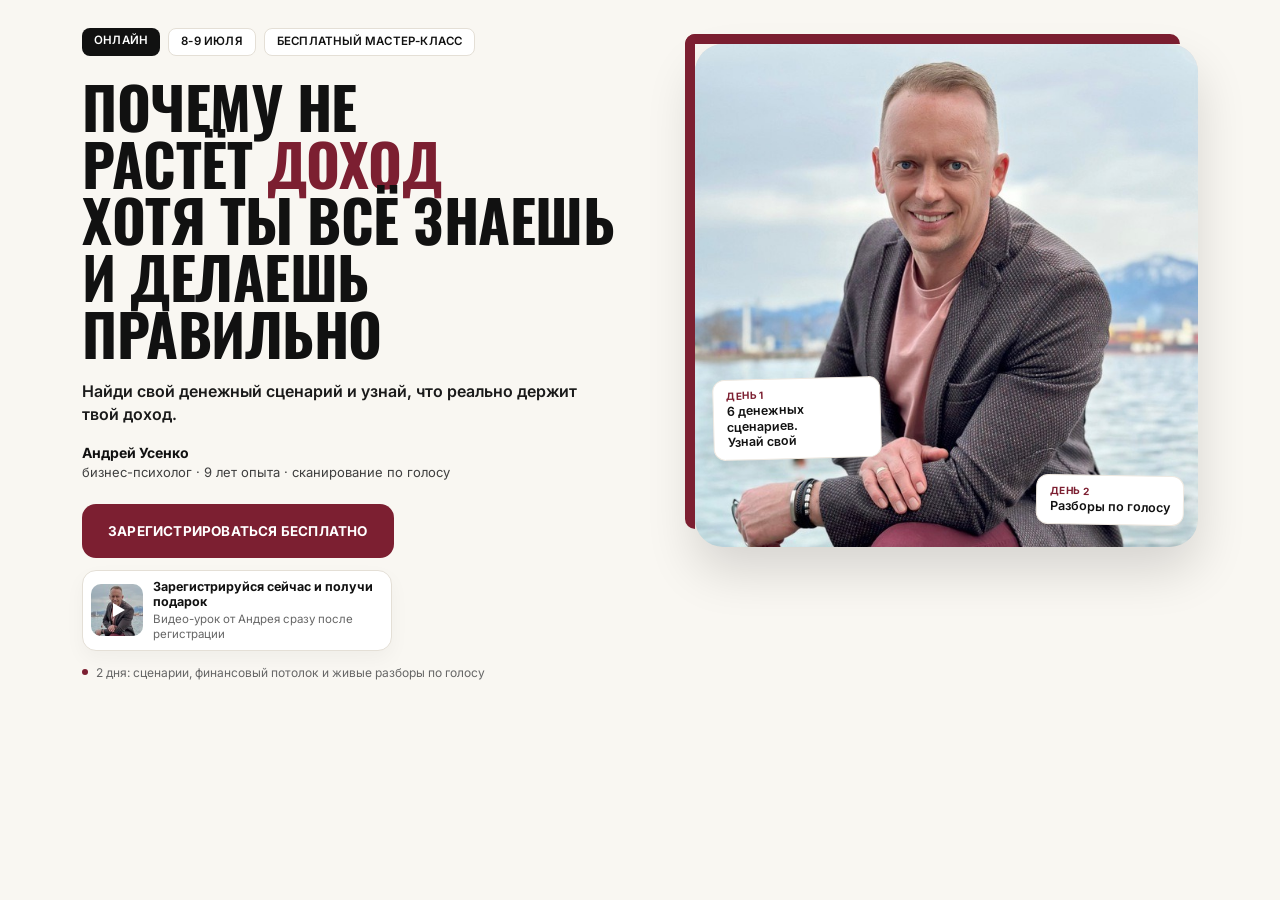
<file: index.html>
<!DOCTYPE html>
<html lang="ru">
<head>
  <meta charset="UTF-8">
  <meta name="viewport" content="width=device-width, initial-scale=1.0">
  <title>Почему не растёт доход • Бесплатный мастер-класс</title>
  <link rel="stylesheet" href="./static/css/style.css">
</head>
<body>
  <main class="page">
    <div class="layout">
      <section class="content-col">
        <div class="badges">
          <span class="badge badge-dark">ОНЛАЙН</span>
          <span class="badge badge-light">8-9 ИЮЛЯ</span>
          <span class="badge badge-light">БЕСПЛАТНЫЙ МАСТЕР-КЛАСС</span>
        </div>

        <h1 class="headline">
          ПОЧЕМУ НЕ<br>
          РАСТЁТ <span class="accent">ДОХОД</span><br>
          ХОТЯ ТЫ ВСЁ ЗНАЕШЬ<br>
          И ДЕЛАЕШЬ ПРАВИЛЬНО
        </h1>

        <p class="subtitle">
          Найди свой денежный сценарий и узнай, что реально держит твой доход.
        </p>

        <div class="author">
          <div class="author-name">Андрей Усенко</div>
          <div class="author-meta">бизнес-психолог · 9 лет опыта · сканирование по голосу</div>
        </div>

        <div class="cta-row">
          <a href="#" id="cta-register" class="btn-register">ЗАРЕГИСТРИРОВАТЬСЯ БЕСПЛАТНО</a>

          <a href="#" id="cta-gift" class="gift-card">
            <div class="gift-thumb">
              <img src="./static/images/andrey-thumb.jpg" alt="Видео от Андрея">
              <span class="play" aria-hidden="true"></span>
            </div>
            <div>
              <div class="gift-text-title">Зарегистрируйся сейчас и получи подарок</div>
              <div class="gift-text-sub">Видео-урок от Андрея сразу после регистрации</div>
            </div>
          </a>
        </div>

        <div class="note">
          <span class="note-dot"></span>
          <span>2 дня: сценарии, финансовый потолок и живые разборы по голосу</span>
        </div>
      </section>

      <section class="photo-col">
        <div class="photo-accent">
          <div class="photo-frame">
            <img src="./static/images/andrey.jpg" alt="Андрей Усенко">
            <div class="day-badge day-1">
              <div class="label">ДЕНЬ 1</div>
              <div class="text">6 денежных сценариев.<br>Узнай свой</div>
            </div>
            <div class="day-badge day-2">
              <div class="label">ДЕНЬ 2</div>
              <div class="text">Разборы по голосу</div>
            </div>
          </div>
        </div>
      </section>
    </div>
  </main>
</body>
</html>
</file>
<file: static/css/style.css>
@import url('https://fonts.googleapis.com/css2?family=Inter:wght@400;500;600;700&family=Oswald:wght@500;600;700&display=swap');

:root {
  --bg: #f9f7f2;
  --text: #111111;
  --muted: #4a4a4a;
  --red: #7c1f31;
  --red-hover: #651828;
  --border: #e4dfd6;
  --white: #ffffff;
  --max-width: 1180px;
}

* {
  box-sizing: border-box;
  margin: 0;
  padding: 0;
}

html, body {
  min-height: 100%;
}

body {
  font-family: 'Inter', system-ui, -apple-system, sans-serif;
  background: var(--bg);
  color: var(--text);
  -webkit-font-smoothing: antialiased;
}

.page {
  max-width: var(--max-width);
  margin: 0 auto;
  padding: 28px 32px 40px;
}

.layout {
  display: grid;
  grid-template-columns: 1.05fr 0.95fr;
  gap: 28px 36px;
  align-items: start;
}

/* Badges */
.badges {
  display: flex;
  flex-wrap: wrap;
  gap: 8px;
  margin-bottom: 22px;
}

.badge {
  font-size: 11.5px;
  font-weight: 600;
  letter-spacing: 0.2px;
  padding: 6px 12px;
  border-radius: 8px;
  line-height: 1.2;
}

.badge-dark {
  background: #111;
  color: #fff;
}

.badge-light {
  background: var(--white);
  color: var(--text);
  border: 1px solid var(--border);
}

/* Headline */
.headline {
  font-family: 'Oswald', 'Arial Narrow', sans-serif;
  font-size: clamp(38px, 4.8vw, 58px);
  font-weight: 700;
  line-height: 0.98;
  letter-spacing: -0.5px;
  text-transform: uppercase;
  margin-bottom: 18px;
}

.headline .accent {
  color: var(--red);
}

.subtitle {
  font-size: 16px;
  line-height: 1.45;
  font-weight: 600;
  color: #1a1a1a;
  max-width: 500px;
  margin-bottom: 18px;
}

.author {
  margin-bottom: 22px;
}

.author-name {
  font-size: 14px;
  font-weight: 700;
  margin-bottom: 2px;
}

.author-meta {
  font-size: 13px;
  color: #3f3f3f;
  line-height: 1.4;
}

/* CTA row */
.cta-row {
  display: flex;
  flex-wrap: wrap;
  align-items: stretch;
  gap: 12px;
  margin-bottom: 14px;
}

.btn-register {
  display: inline-flex;
  align-items: center;
  justify-content: center;
  background: var(--red);
  color: #fff;
  text-decoration: none;
  font-size: 13.5px;
  font-weight: 700;
  letter-spacing: 0.2px;
  padding: 15px 26px;
  border-radius: 14px;
  min-height: 54px;
  transition: background 0.2s ease, transform 0.2s ease;
  text-align: center;
}

.btn-register:hover {
  background: var(--red-hover);
  transform: translateY(-1px);
}

.gift-card {
  display: flex;
  align-items: center;
  gap: 10px;
  background: var(--white);
  border: 1px solid var(--border);
  border-radius: 14px;
  padding: 8px 12px 8px 8px;
  text-decoration: none;
  color: inherit;
  max-width: 310px;
  box-shadow: 0 8px 20px rgba(0, 0, 0, 0.04);
  transition: border-color 0.2s ease;
}

.gift-card:hover {
  border-color: #d4cdc2;
}

.gift-thumb {
  position: relative;
  width: 52px;
  height: 52px;
  border-radius: 10px;
  overflow: hidden;
  flex-shrink: 0;
}

.gift-thumb img {
  width: 100%;
  height: 100%;
  object-fit: cover;
  display: block;
}

.gift-thumb .play {
  position: absolute;
  inset: 0;
  display: flex;
  align-items: center;
  justify-content: center;
  background: rgba(0, 0, 0, 0.18);
}

.gift-thumb .play::after {
  content: '';
  width: 0;
  height: 0;
  border-style: solid;
  border-width: 7px 0 7px 12px;
  border-color: transparent transparent transparent #fff;
  margin-left: 3px;
}

.gift-text-title {
  font-size: 12.5px;
  font-weight: 700;
  line-height: 1.25;
  margin-bottom: 2px;
}

.gift-text-sub {
  font-size: 11.5px;
  color: #666;
  line-height: 1.3;
}

.note {
  display: flex;
  align-items: center;
  gap: 8px;
  font-size: 12px;
  color: #666;
}

.note-dot {
  width: 6px;
  height: 6px;
  border-radius: 50%;
  background: var(--red);
  flex-shrink: 0;
}

/* Photo column */
.photo-col {
  position: relative;
  padding-top: 6px;
}

.photo-accent {
  position: relative;
  padding: 10px 0 0 10px;
}

.photo-accent::before {
  content: '';
  position: absolute;
  top: 0;
  left: 0;
  width: calc(100% - 18px);
  height: 10px;
  background: var(--red);
  border-radius: 18px 18px 0 0;
}

.photo-accent::after {
  content: '';
  position: absolute;
  top: 0;
  left: 0;
  width: 10px;
  height: calc(100% - 18px);
  background: var(--red);
  border-radius: 18px 0 0 18px;
}

.photo-frame {
  position: relative;
  border-radius: 28px;
  overflow: hidden;
  background: #e8dfd7;
  box-shadow: 0 24px 50px rgba(0, 0, 0, 0.14);
}

.photo-frame img {
  display: block;
  width: 100%;
  height: auto;
  min-height: 420px;
  object-fit: cover;
  object-position: center 15%;
}

.day-badge {
  position: absolute;
  background: var(--white);
  border: 1px solid #efe9e1;
  border-radius: 12px;
  padding: 9px 13px;
  box-shadow: 0 10px 24px rgba(0, 0, 0, 0.1);
  z-index: 2;
}

.day-badge .label {
  font-size: 10px;
  font-weight: 700;
  letter-spacing: 0.4px;
  color: var(--red);
  text-transform: uppercase;
  margin-bottom: 2px;
}

.day-badge .text {
  font-size: 12.5px;
  font-weight: 600;
  line-height: 1.25;
  color: #111;
}

.day-1 {
  left: 18px;
  bottom: 88px;
  width: 168px;
  transform: rotate(-1.5deg);
}

.day-2 {
  right: 14px;
  bottom: 22px;
  transform: rotate(1deg);
}

@media (max-width: 960px) {
  .layout {
    grid-template-columns: 1fr;
    gap: 28px;
  }

  .photo-frame img {
    min-height: 360px;
  }
}

@media (max-width: 640px) {
  .page {
    padding: 20px 16px 32px;
  }

  .cta-row {
    flex-direction: column;
    align-items: stretch;
  }

  .btn-register,
  .gift-card {
    width: 100%;
    max-width: none;
  }
}
</file>
